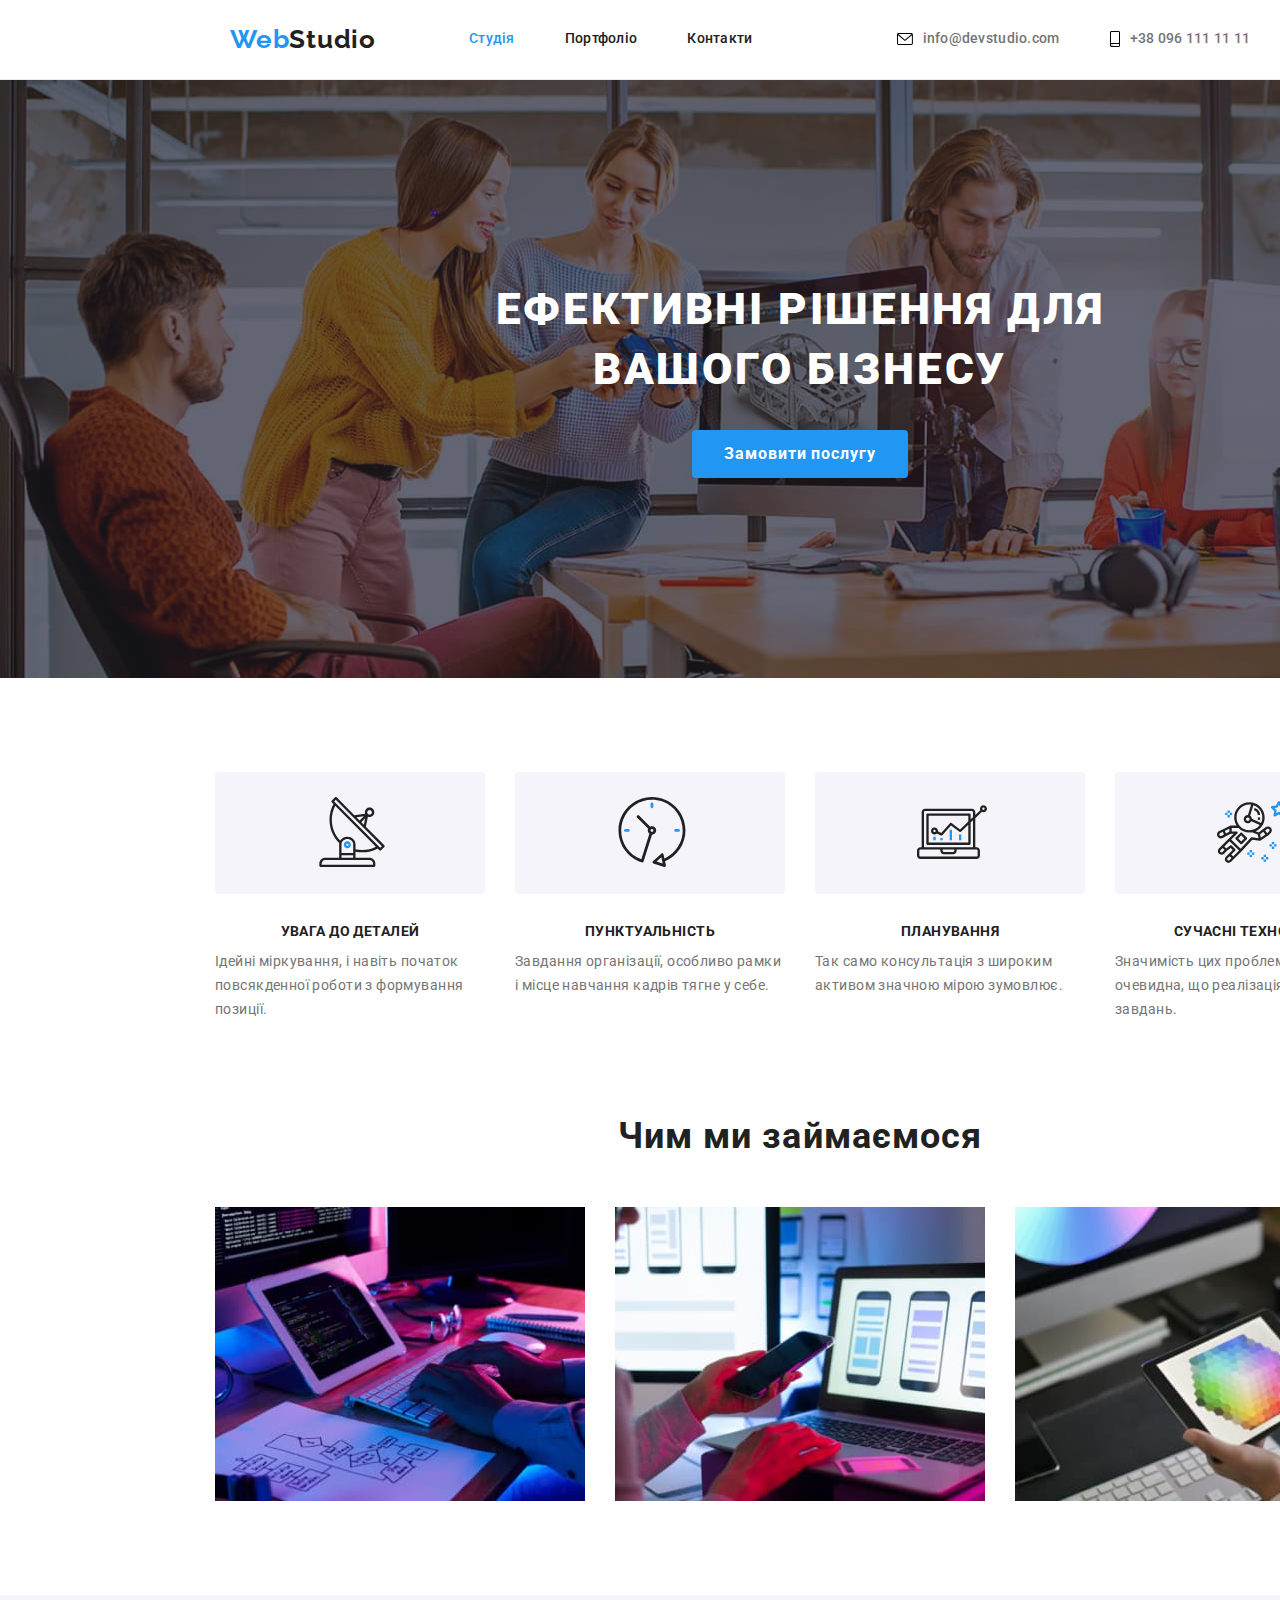
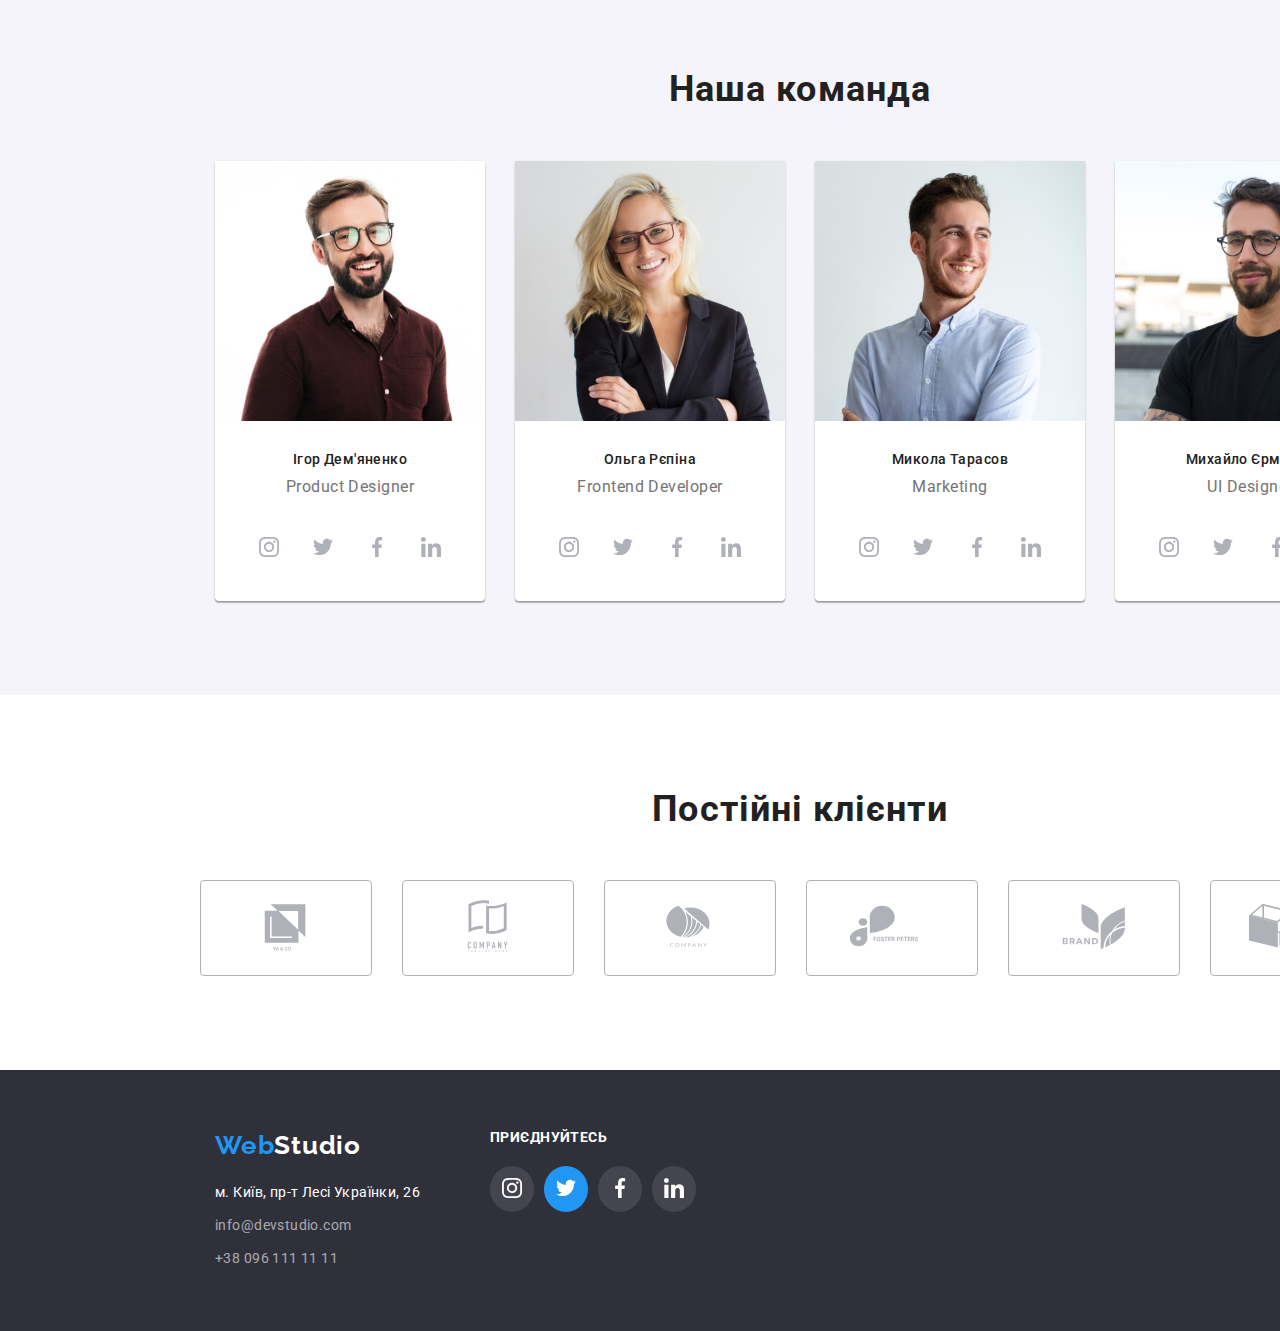
<file: index.html>
<!DOCTYPE html>
<html lang="uk">
  <head>
    <meta charset="UTF-8" />
    <meta http-equiv="X-UA-Compatible" content="IE=edge" />
    <meta name="viewport" content="width=device-width, initial-scale=1.0" />
    <title>WebStudio</title>
    <link rel="preconnect" href="https://fonts.googleapis.com" />
    <link rel="preconnect" href="https://fonts.gstatic.com" crossorigin />
    <link
      href="https://fonts.googleapis.com/css2?family=Raleway:wght@700&family=Roboto:wght@400;500;700;900&display=swap"
      rel="stylesheet"
    />
    <link
      rel="stylesheet"
      href="https://cdnjs.cloudflare.com/ajax/libs/modern-normalize/1.1.0/modern-normalize.min.css"
    />
    <link rel="stylesheet" href="css/style.css" />
  </head>
  <body>
    <header>
      <div class="header-inner container">
        <a
          class="logo"
          href="https://sergeydichko.github.io/goit-markup-hw-04./index.html"
          ><span>Web</span>Studio</a
        >
        <nav>
          <ul class="menu">
            <li>
              <a
                class="stydia"
                href="https://sergeydichko.github.io/goit-markup-hw-04./index.html"
                >Студія</a
              >
            </li>
            <li>
              <a
                href="https://sergeydichko.github.io/goit-markup-hw-04./portfolio.html"
                >Портфоліо</a
              >
            </li>
            <li><a href="#">Контакти</a></li>
          </ul>
        </nav>
        <ul class="contacts">
          <li>
            <a href="mailto:info@devstudio.com">
              <svg width="16" height="12">
                <use href="./images/symbol-defs.svg#icon-mail"></use>
              </svg>
              info@devstudio.com</a
            >
          </li>
          <li>
            <a href="tel:+380961111111">
              <svg width="10" height="16">
                <use href="./images/symbol-defs.svg#icon-smartphone"></use>
              </svg>
              +38 096 111 11 11</a
            >
          </li>
        </ul>
      </div>
    </header>
    <main>
      <section class="title">
        <div class="title-inner">
          <h1>Ефективні рішення для<br />вашого бізнесу</h1>
          <button>Замовити послугу</button>
        </div>
      </section>
      <section>
        <div class="container">
          <ul class="columns">
            <li class="columns-column">
              <div class="dekor">
                <svg width="70" height="70">
                  <use href="./images/symbol-defs.svg#icon-antenna"></use>
                </svg>
              </div>
              <h3 class="columns-column-title">УВАГА ДО ДЕТАЛЕЙ</h3>
              <p>
                Ідейні міркування, і навіть початок повсякденної роботи з
                формування позиції.
              </p>
            </li>
            <li class="columns-column">
              <div class="dekor">
                <svg width="70" height="70">
                  <use href="./images/symbol-defs.svg#icon-clock"></use>
                </svg>
              </div>
              <h3 class="columns-column-title">ПУНКТУАЛЬНІСТЬ</h3>
              <p>
                Завдання організації, особливо рамки і місце навчання кадрів
                тягне у себе.
              </p>
            </li>
            <li class="columns-column">
              <div class="dekor">
                <svg width="70" height="70">
                  <use href="./images/symbol-defs.svg#icon-diagram"></use>
                </svg>
              </div>
              <h3 class="columns-column-title">ПЛАНУВАННЯ</h3>
              <p>
                Так само консультація з широким активом значною мірою зумовлює.
              </p>
            </li>
            <li class="columns-column">
              <div class="dekor">
                <svg width="70" height="70">
                  <use href="./images/symbol-defs.svg#icon-astronaut"></use>
                </svg>
              </div>
              <h3 class="columns-column-title">СУЧАСНІ ТЕХНОЛОГІЇ</h3>
              <p>
                Значимість цих проблем настільки очевидна, що реалізація
                планових завдань.
              </p>
            </li>
          </ul>
        </div>
      </section>
      <section class="images">
        <div class="container">
          <h2>Чим ми займаємося</h2>
          <ul>
            <li>
              <img
                src="images/img.jpg"
                alt="крупным планом-изображение-программист-работающий-его-стол-офис"
                width="370"
              />
            </li>
            <li>
              <img
                src="images/img1.jpg"
                alt="веб-интерфейс-дизайнеры-разрабатывают-приложение-смартфоны-команда-создатели-работает-интерфейс-мобильные телефоны"
                width="370"
              />
            </li>
            <li>
              <img
                src="images/img2.jpg"
                alt="реативный-художник-веб-дизайн-с-рабочим-выбором-цвета-графическим-планшетом"
                width="370"
              />
            </li>
          </ul>
        </div>
      </section>
      <section class="team">
        <div class="container">
          <h2>Наша команда</h2>
          <ul class="cards">
            <li class="cards-card">
              <img src="images/img5.jpg" alt="Ігор Дем'яненко" width="270" />
              <div class="cards-card-wrap">
                <h3>Ігор Дем'яненко</h3>
                <p>Product Designer</p>
                <ul class="cards-contakt">
                  <a href="#">
                  <li class="cards-contakt-wrap">
                    <svg width="20" height="20">
                      <use href="./images/symbol-defs.svg#icon-instagram"></use>
                    </svg>
                  </li></a>
                  <a href="#">
                  <li class="cards-contakt-wrap">
                    <svg width="20" height="20">
                      <use href="./images/symbol-defs.svg#icon-twitter1"></use>
                    </svg>
                  </li></a>
                   <a href="#">
                  <li class="cards-contakt-wrap">
                    <svg width="20" height="20">
                      <use href="./images/symbol-defs.svg#icon-facebook"></use>
                    </svg>
                  </li></a>
                  <a href="#">
                  <li class="cards-contakt-wrap">
                    <svg width="20" height="20">
                      <use href="./images/symbol-defs.svg#icon-in"></use>
                    </svg>
                  </li></a>
                </ul>
              </div>
            </li>
            <li class="cards-card">
              <img src="images/img4.jpg" alt="Ольга Рєпіна" width="270" />
              <div class="cards-card-wrap">
                <h3>Ольга Рєпіна</h3>
                <p>Frontend Developer</p>
                <ul class="cards-contakt">
                  <a href="#">
                  <li class="cards-contakt-wrap">
                    <svg width="20" height="20">
                      <use href="./images/symbol-defs.svg#icon-instagram"></use>
                    </svg>
                  </li></a>
                  <a href="#">
                  <li class="cards-contakt-wrap">
                    <svg width="20" height="20">
                      <use href="./images/symbol-defs.svg#icon-twitter1"></use>
                    </svg>
                  </li></a>
                   <a href="#">
                  <li class="cards-contakt-wrap">
                    <svg width="20" height="20">
                      <use href="./images/symbol-defs.svg#icon-facebook"></use>
                    </svg>
                  </li></a>
                  <a href="#">
                  <li class="cards-contakt-wrap">
                    <svg width="20" height="20">
                      <use href="./images/symbol-defs.svg#icon-in"></use>
                    </svg>
                  </li></a>
                </ul>
              </div>
            </li>
            <li class="cards-card">
              <img src="images/img3.jpg" alt="Микола Тарасов" width="270" />
              <div class="cards-card-wrap">
                <h3>Микола Тарасов</h3>
                <p>Marketing</p>
                <ul class="cards-contakt">
                  <a href="#">
                  <li class="cards-contakt-wrap">
                    <svg width="20" height="20">
                      <use href="./images/symbol-defs.svg#icon-instagram"></use>
                    </svg>
                  </li></a>
                  <a href="#">
                  <li class="cards-contakt-wrap">
                    <svg width="20" height="20">
                      <use href="./images/symbol-defs.svg#icon-twitter1"></use>
                    </svg>
                  </li></a>
                   <a href="#">
                  <li class="cards-contakt-wrap">
                    <svg width="20" height="20">
                      <use href="./images/symbol-defs.svg#icon-facebook"></use>
                    </svg>
                  </li></a>
                  <a href="#">
                  <li class="cards-contakt-wrap">
                    <svg width="20" height="20">
                      <use href="./images/symbol-defs.svg#icon-in"></use>
                    </svg>
                  </li></a>
                </ul>
              </div>
            </li>
            <li class="cards-card">
              <img src="images/img6.jpg" alt="Михайло Єрмаков" width="270" />
              <div class="cards-card-wrap">
                <h3>Михайло Єрмаков</h3>
                <p>UI Designer</p>
               <ul class="cards-contakt">
                  <a href="#">
                  <li class="cards-contakt-wrap">
                    <svg width="20" height="20">
                      <use href="./images/symbol-defs.svg#icon-instagram"></use>
                    </svg>
                  </li></a>
                  <a href="#">
                  <li class="cards-contakt-wrap">
                    <svg width="20" height="20">
                      <use href="./images/symbol-defs.svg#icon-twitter1"></use>
                    </svg>
                  </li></a>
                   <a href="#">
                  <li class="cards-contakt-wrap">
                    <svg width="20" height="20">
                      <use href="./images/symbol-defs.svg#icon-facebook"></use>
                    </svg>
                  </li></a>
                  <a href="#">
                  <li class="cards-contakt-wrap">
                    <svg width="20" height="20">
                      <use href="./images/symbol-defs.svg#icon-in"></use>
                    </svg>
                  </li></a>
                </ul>
              </div>
              </div>
            </li>
          </ul>
        </div>
      </section>
      <section>
        <div class="container clients">
          <h2>Постійні клієнти</h2>
          <ul>
            <a href="#">
          <li><svg width="106" height="60">
            <use href="./images/symbol-defs.svg#icon-Logo">
            </use>
          </svg></li></a>
           <a href="#">
          <li><svg width="106" height="60">
            <use href="./images/symbol-defs.svg#icon-Logo1">
            </use>
          </svg></li></a>
           <a href="#">
          <li><svg width="106" height="60">
            <use href="./images/symbol-defs.svg#icon-Logo2">
            </use>
          </svg></li></a>
           <a href="#">
          <li><svg width="106" height="60">
            <use href="./images/symbol-defs.svg#icon-Logo3">
            </use>
          </svg></li></a>
           <a href="#">
          <li><svg width="106" height="60">
            <use href="./images/symbol-defs.svg#icon-Logo4">
            </use>
          </svg></li></a>
           <a href="#">
          <li><svg width="106" height="60">
            <use href="./images/symbol-defs.svg#icon-Logo5">
            </use>
          </svg></li></a>
          </ul>
        </div>
      </section>
    </main>
    <footer>
      <div class="container footer-container">
        <div class="footer-contakt">
        <a
          class="footer-logo"
          href="https://sergeydichko.github.io/goit-markup-hw-04./index.html"
          ><span>Web</span>Studio</a
        >
        <address>
          <ul>
            <li>
              <a
                href="https://www.google.com/maps/place/%D0%B1%D1%83%D0%BB.+%D0%9B%D0%B5%D1%81%D0%B8+%D0%A3%D0%BA%D1%80%D0%B0%D0%B8%D0%BD%D0%BA%D0%B8,+26,+%D0%9A%D0%B8%D0%B5%D0%B2,+02000/@50.4265807,30.5383858,17z/data=!3m1!4b1!4m5!3m4!1s0x40d4cf0e033ecbe9:0x57a4dffefec77da0!8m2!3d50.4265807!4d30.5383858"
                target="_blank"
                rel="noreferrer noopener"
                >м. Київ, пр-т Лесі Українки, 26</a
              >
            </li>
            <li><a href="mailto:info@devstudio.com">info@devstudio.com</a></li>
            <li><a href="tel:+380961111111">+38 096 111 11 11</a></li>
          </ul>
        </address>
        </div>
        <div class="networks">
          <p>приєднуйтесь</p>
          <ul class="footer-cards-contakt-wrap">
             <a href="#">
          <li class="cards-contakt-wrap">

          <svg width="20" height="20">
                      <use href="./images/symbol-defs.svg#icon-instagram"></use>
                    </svg>
                  </li></a>
                   <a href="#">
                  <li class="cards-contakt-wrap twitter">
                    <svg width="20" height="20">
                      <use href="./images/symbol-defs.svg#icon-twitter1"></use>
                    </svg>
                  </li></a>
                   <a href="#">
                  <li class="cards-contakt-wrap">
                    <svg width="20" height="20">
                      <use href="./images/symbol-defs.svg#icon-facebook"></use>
                    </svg>
                  </li></a>
                   <a href="#">
                  <li class="cards-contakt-wrap">
                    <svg width="20" height="20">
                      <use href="./images/symbol-defs.svg#icon-in"></use>
                    </svg>
                  </li>
                  </a>
         </ul>
          </div>
      </div>
    </footer>
  </body>
</html>
</file>
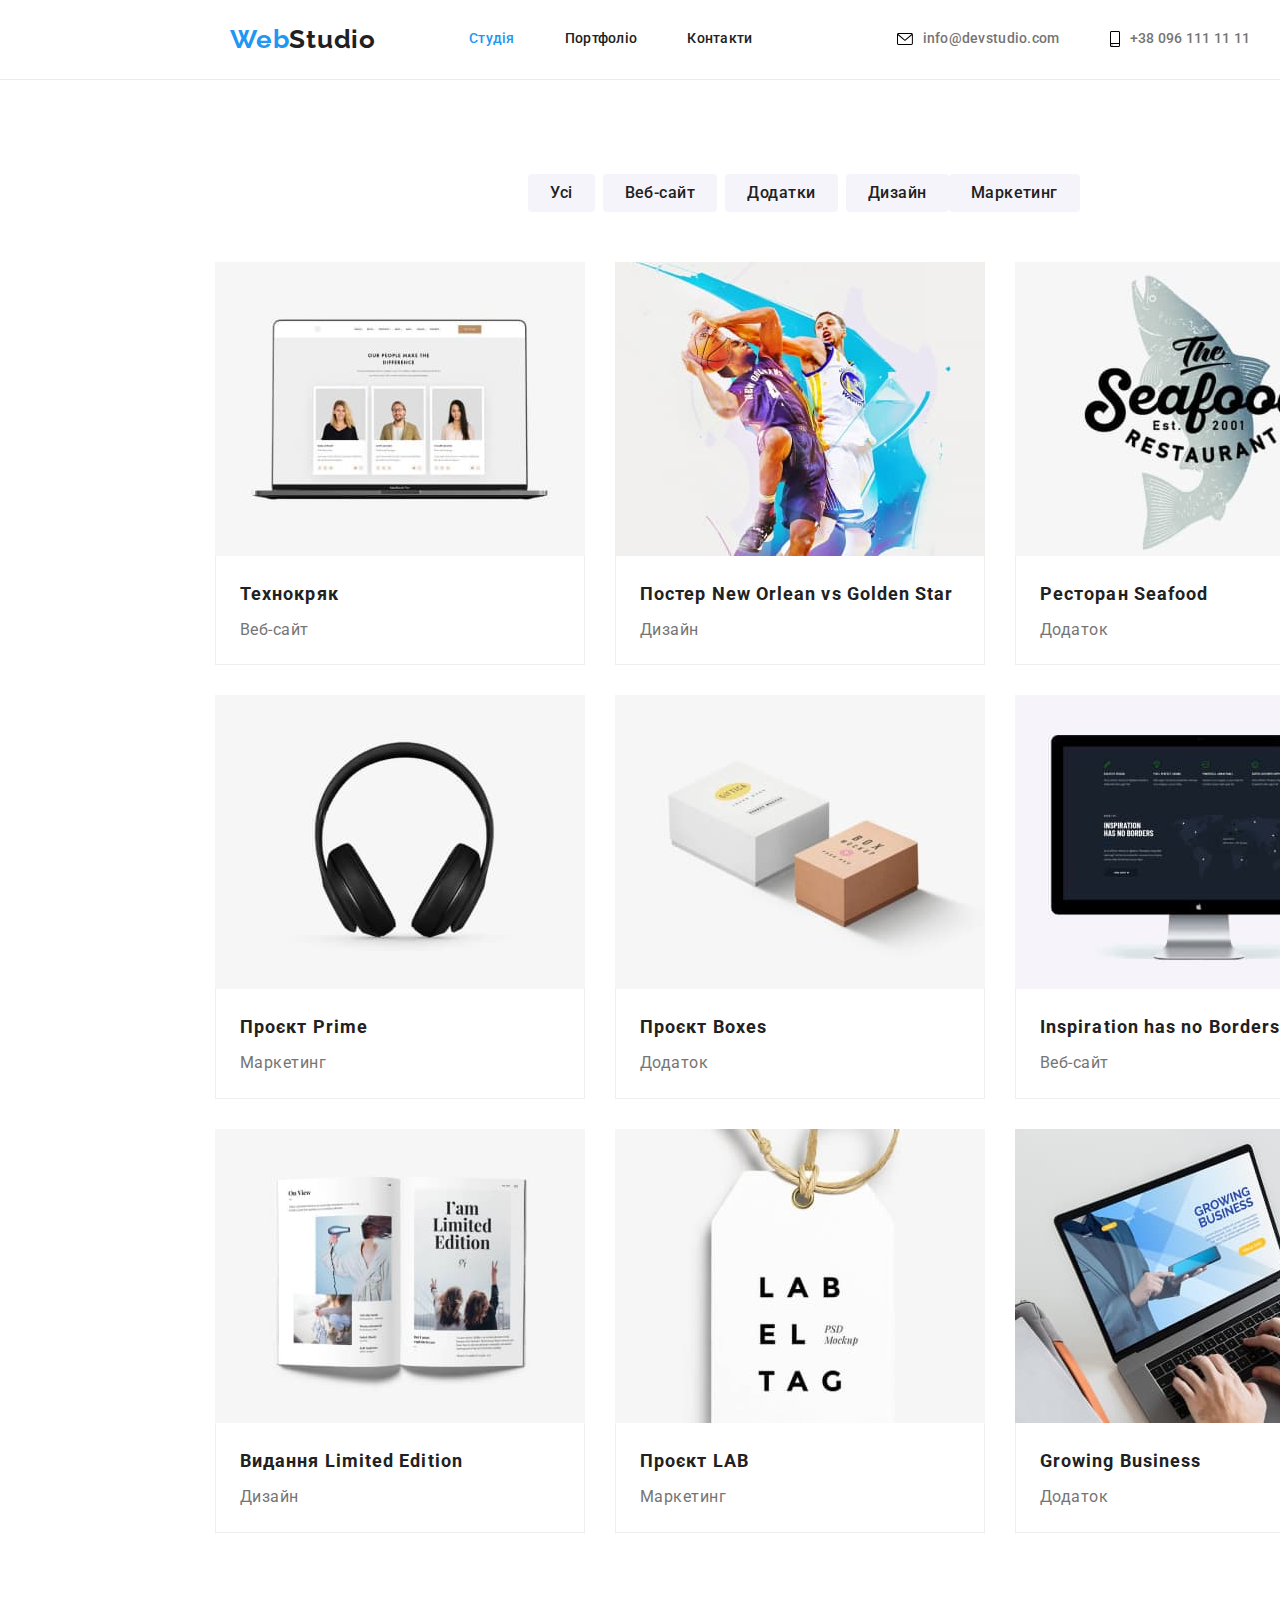
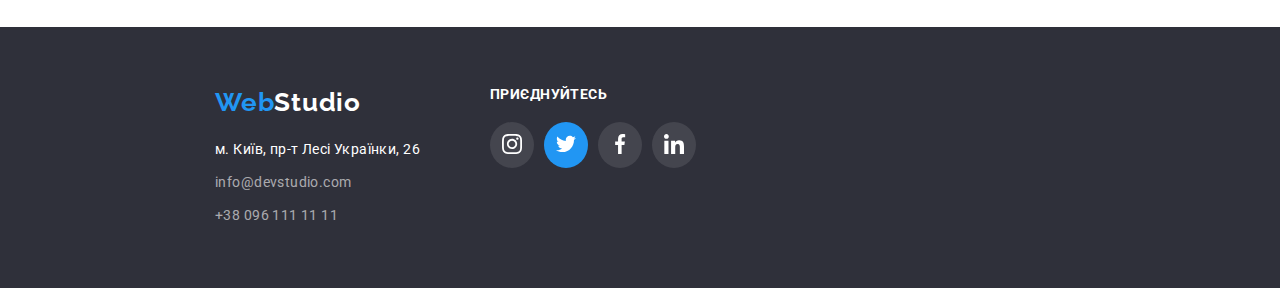
<file: portfolio.html>
<!DOCTYPE html>
<html lang="uk">
  <head>
    <meta charset="UTF-8" />
    <meta http-equiv="X-UA-Compatible" content="IE=edge" />
    <meta name="viewport" content="width=device-width, initial-scale=1.0" />
    <title>Портфоліо</title>
    <link rel="preconnect" href="https://fonts.googleapis.com" />
    <link rel="preconnect" href="https://fonts.gstatic.com" crossorigin />
    <link
      href="https://fonts.googleapis.com/css2?family=Raleway:wght@700&family=Roboto:wght@400;500;700;900&display=swap"
      rel="stylesheet"
    />
    <link
      rel="stylesheet"
      href="https://cdnjs.cloudflare.com/ajax/libs/modern-normalize/1.1.0/modern-normalize.min.css"
    />
    <link rel="stylesheet" href="css/style.css" />
  </head>
  <body>
    <header>
      <div class="header-inner container">
        <a
          class="logo"
          href="https://sergeydichko.github.io/goit-markup-hw-04./index.html"
          ><span>Web</span>Studio</a
        >
        <nav>
          <ul class="menu">
            <li>
              <a
                class="stydia"
                href="https://sergeydichko.github.io/goit-markup-hw-04./index.html"
                >Студія</a
              >
            </li>
            <li>
              <a
                href="https://sergeydichko.github.io/goit-markup-hw-04./portfolio.html"
                >Портфоліо</a
              >
            </li>
            <li><a href="#">Контакти</a></li>
          </ul>
        </nav>
        <ul class="contacts">
          <li>
            <a href="mailto:info@devstudio.com">
              <svg width="16" height="12">
                <use href="./images/symbol-defs.svg#icon-mail"></use>
              </svg>
              info@devstudio.com</a
            >
          </li>
          <li>
            <a href="tel:+380961111111">
              <svg width="10" height="16">
                <use href="./images/symbol-defs.svg#icon-smartphone"></use>
              </svg>
              +38 096 111 11 11</a
            >
          </li>
        </ul>
      </div>
    </header>
    <main>
      <section>
        <div class="all-container container">
          <ul class="buttons">
            <li><button>Усі</button></li>
            <li><button>Веб-сайт</button></li>
            <li><button>Додатки</button></li>
            <li><button>Дизайн</button></li>
            <li><button>Маркетинг</button></li>
          </ul>
          <ul class="all">
            <li class="all-cards">
              <a href="#">
                <img src="images/7.jpg" alt="Ноутбук" width="370" />
                <div class="all-cards-wrap">
                  <h2>Технокряк</h2>
                  <p>Веб-сайт</p>
                </div>
              </a>
            </li>
            <li class="all-cards">
              <a href="#">
                <img src="images/8.jpg" alt="Баскетбол" width="370" />
                <div class="all-cards-wrap">
                  <h2>Постер New Orlean vs Golden Star</h2>
                  <p>Дизайн</p>
                </div></a
              >
            </li>
            <li class="all-cards">
              <a href="#">
                <img src="images/9.jpg" alt="Логотип ресторану" width="370" />
                <div class="all-cards-wrap">
                  <h2>Ресторан Seafood</h2>
                  <p>Додаток</p>
                </div></a
              >
            </li>
            <li class="all-cards">
              <a href="#">
                <img src="images/10.jpg" alt="Навушники" width="370" />
                <div class="all-cards-wrap">
                  <h2>Проєкт Prime</h2>
                  <p>Маркетинг</p>
                </div></a
              >
            </li>
            <li class="all-cards">
              <a href="#">
                <img src="images/11.jpg" alt="Дві коробки" width="370" />
                <div class="all-cards-wrap">
                  <h2>Проєкт Boxes</h2>
                  <p>Додаток</p>
                </div></a
              >
            </li>
            <li class="all-cards">
              <a href="#">
                <img src="images/15.jpg" alt="Монітор" width="370" />
                <div class="all-cards-wrap">
                  <h2>Inspiration has no Borders</h2>
                  <p>Веб-сайт</p>
                </div></a
              >
            </li>
            <li class="all-cards">
              <a href="#">
                <img src="images/12.jpg" alt="Книжка" width="370" />
                <div class="all-cards-wrap">
                  <h2>Видання Limited Edition</h2>
                  <p>Дизайн</p>
                </div></a
              >
            </li>
            <li class="all-cards">
              <a href="#">
                <img src="images/13.jpg" alt="Етикетка" width="370" />
                <div class="all-cards-wrap">
                  <h2>Проєкт LAB</h2>
                  <p>Маркетинг</p>
                </div></a
              >
            </li>
            <li class="all-cards">
              <a href="#">
                <img src="images/14.jpg" alt="Ноутбук" width="370" />
                <div class="all-cards-wrap">
                  <h2>Growing Business</h2>
                  <p>Додаток</p>
                </div></a
              >
            </li>
          </ul>
        </div>
      </section>
    </main>
    <footer>
      <div class="container footer-container">
        <div class="footer-contakt">
          <a
            class="footer-logo"
            href="https://sergeydichko.github.io/goit-markup-hw-04./index.html"
            ><span>Web</span>Studio</a
          >
          <address>
            <ul>
              <li>
                <a
                  href="https://www.google.com/maps/place/%D0%B1%D1%83%D0%BB.+%D0%9B%D0%B5%D1%81%D0%B8+%D0%A3%D0%BA%D1%80%D0%B0%D0%B8%D0%BD%D0%BA%D0%B8,+26,+%D0%9A%D0%B8%D0%B5%D0%B2,+02000/@50.4265807,30.5383858,17z/data=!3m1!4b1!4m5!3m4!1s0x40d4cf0e033ecbe9:0x57a4dffefec77da0!8m2!3d50.4265807!4d30.5383858"
                  target="_blank"
                  rel="noreferrer noopener"
                  >м. Київ, пр-т Лесі Українки, 26</a
                >
              </li>
              <li>
                <a href="mailto:info@devstudio.com">info@devstudio.com</a>
              </li>
              <li><a href="tel:+380961111111">+38 096 111 11 11</a></li>
            </ul>
          </address>
        </div>
        <div class="networks">
          <p>приєднуйтесь</p>
          <ul class="footer-cards-contakt-wrap">
            <a href="#">
              <li class="cards-contakt-wrap">
                <svg width="20" height="20">
                  <use href="./images/symbol-defs.svg#icon-instagram"></use>
                </svg></li
            ></a>
            <a href="#">
              <li class="cards-contakt-wrap twitter">
                <svg width="20" height="20">
                  <use href="./images/symbol-defs.svg#icon-twitter1"></use>
                </svg></li
            ></a>
            <a href="#">
              <li class="cards-contakt-wrap">
                <svg width="20" height="20">
                  <use href="./images/symbol-defs.svg#icon-facebook"></use>
                </svg></li
            ></a>
            <a href="#">
              <li class="cards-contakt-wrap">
                <svg width="20" height="20">
                  <use href="./images/symbol-defs.svg#icon-in"></use>
                </svg>
              </li>
            </a>
          </ul>
        </div>
      </div>
    </footer>
  </body>
</html>
</file>
<file: css/style.css>
* {
    padding: 0;
    margin: 0;
    border: 0;
}
*,
*:before,
*:after {
    -moz-box-sizing: border-box;
    -webkit-box-sizing: border-box;
    box-sizing: border-box;
}
:focus,
:active {
    outline: none;
}
a:focus,
a:active {
    outline: none;
}
nav,
footer,
header,
aside {
    display: block;
}
html,
body {
    height: 100%;
    width: 100%;
    font-size: 100%;
    line-height: 1;
    font-size: 14px;
    -ms-text-size-adjust: 100%;
    -moz-text-size-adjust: 100%;
    -webkit-text-size-adjust: 100%;
}
input,
button,
textarea {
    font-family: inherit;
}
input::-ms-clear {
    display: none;
}
button {
    cursor: pointer;
}
button::-moz-focus-inner {
    padding: 0;
    border: 0;
}
a,
a:visited {
    text-decoration: none;
}
a:hover {
    text-decoration: none;
}
ul li {
    list-style: none;
}
img {
    vertical-align: top;
}
h1,
h2,
h3,
h4,
h5,
h6 {
    font-size: inherit;
    font-weight: 400;
}
/*---------Обнулення-----------*/
:root {
    --brand-color: #2196F3;
    --fon-color: #2F303A;
    --font-color: #fff;
    --p-color: #757575;
}

/*--------Змінні---------*/
a {
    text-decoration: none;
    color: #212121;
}
ul {
    display: inline-flex;
}
body{
    margin: 0 auto;
    font-family: 'Roboto', sans-serif;
    color: #212121; 
}
.container{
    width: 1200px;
    margin: 0 auto;
    padding: 0 15px;
}
header{
   padding: 24px 215px;
}
.header-inner{
    display: flex;
    align-items: center;
    font-weight: 500;
    font-size: 14px;
    line-height: 1.14;
    letter-spacing: 0.02em;
}
.logo{
    font-family: 'Raleway';
    font-weight: 700;
    font-size: 26px;
    line-height: 1.19;
    letter-spacing: 0.03em;
}
span{
    color: var(--brand-color);
}
.menu li:first-child{
    margin-left: 93px;
}
.menu a:hover {
    color: var(--brand-color);
}
.menu a:focus {
    color: var(--brand-color);
}
.stydia {
    color: var(--brand-color);
}
.portfolio {
    color: var(--brand-color);
}
header li{
margin-left: 50px;
}
.contacts li a{
   display: flex;
  gap: 10px;
  align-items: center;
}
.contacts li:first-child{
    margin-left: 144px; 
}
.contacts a{
    color: var(--p-color); 
}
.contacts a:hover {
    color: var(--brand-color);
}
.contacts a:focus {
    color: var(--brand-color);
}
.title {
    min-width: 1600px;
    background-image: linear-gradient(rgba(47, 48, 58, 0.4),rgba(47, 48, 58, 0.4)), url(../images/img16.jpg);
    background-repeat: no-repeat;
    background-position: center;
}
.title-inner{
   padding: 200px;
    text-align: center;
}
h1{
    font-weight: 900;
    font-size: 44px;
    line-height: 1.36;
    text-align: center;
    letter-spacing: 0.06em;
    text-transform: uppercase;
    margin: 0;
    color: var(--font-color);
    margin-bottom: 30px;
}
.title-inner button{
    background-color:var(--brand-color);
    color: var(--font-color);
    padding: 10px 32px;
    font-family: 'Roboto';
    font-weight: 700;
    font-size: 16px;
    line-height: 1.8;
    text-align: center;
    letter-spacing: 0.06em;
    cursor:pointer;
}
.columns {
    padding-top: 94px;
    margin-bottom: 94px;
}
.columns-column {
    vertical-align: top;
    width: 270px;
}
.dekor{
    padding: 25px 102px;
    margin-bottom: 30px;
    background-color: #F5F4FA;
    border-radius: 4px;
}
main li{
    margin-right: 30px;
}
main li:last-child{
    margin: 0;
}
.columns-column-title{
    font-weight: 700;
    font-size: 14px;
    line-height: 1.14;
    letter-spacing: 0.03em;
    text-transform: uppercase;
    
}
p{
    color: var(--p-color);
    font-size: 14px;
    line-height: 1.7;
    letter-spacing: 0.03em;
}
.images {
    padding-bottom:  94px;
}
h2{
    font-weight: 700;
    font-size: 36px;
    line-height: 1.16;
    text-align: center;
    letter-spacing: 0.03em;
    margin-bottom: 50px;
}
.team {
    min-width: 1600px;
    padding: 74px 0 94px 0px;
    background-color: #F5F4FA;
    box-sizing: border-box;
}
.cards-card {
    background-color: var(--font-color);
    text-align: center;
    box-shadow: 0px 1px 3px rgba(0, 0, 0, 0.12), 0px 1px 1px rgba(0, 0, 0, 0.14), 0px 2px 1px rgba(0, 0, 0, 0.2);
    border-radius: 0px 0px 4px 4px;
}
.cards-card p {
    font-size: 16px;
    line-height: 1.18;
    text-align: center;
    letter-spacing: 0.03em;
}
.cards-card-wrap{
    padding: 30px 0;
}
.cards-contakt{
    display: flex;
    gap: 10px;
    margin-top: 28px;

    justify-content: center;
}
.cards-contakt a{
        fill:#AFB1B8
}
.cards-contakt-wrap svg{
color: currentColor;
}
.cards-contakt-wrap{
padding: 12px;
border-radius: 50%;
margin-right: 0;
}
.cards-contakt-wrap:hover{
    background-color: #2196F3;
}
.cards-contakt-wrap:hover {
fill: #fff;
}
h3{
    font-weight: 500;
    font-size: 14px;
    line-height: 1.18;
    text-align: center;
    letter-spacing: 0.03em;
    margin-bottom: 10px;
}
.clients{
    padding: 94px 0;
}
.clients li{
    padding: 16px 32px;
    border: 1px solid #AFB1B8;
        border-radius: 4px;
}
.clients a{
margin-right: 30px;
fill: #AFB1B8;
}
.clients svg{
    color:currentColor;
}
.clients a:last-child {
    margin-right: 0;
}
.clients li:hover{
    border-color: #2196F3;
    fill: #2196F3; 
}
footer{
    min-width: 1600px;
    background-color: var(--fon-color);
    padding: 60px 0;
  

}
.footer-logo{
    font-family: 'Raleway';
    font-weight: 700;
    font-size: 26px;
    line-height: 1.19;
    letter-spacing: 0.03em;
    color: var(--font-color);
    margin-bottom: 20px;
    display: block;
}
address{
    font-style: normal;
}
footer ul{
    display: block;
}
footer li{
    line-height: 1.5;
    margin-bottom: 9px;
}
footer li:last-child{
    margin-bottom: 0;
}
a[href="https://www.google.com/maps/place/%D0%B1%D1%83%D0%BB.+%D0%9B%D0%B5%D1%81%D0%B8+%D0%A3%D0%BA%D1%80%D0%B0%D0%B8%D0%BD%D0%BA%D0%B8,+26,+%D0%9A%D0%B8%D0%B5%D0%B2,+02000/@50.4265807,30.5383858,17z/data=!3m1!4b1!4m5!3m4!1s0x40d4cf0e033ecbe9:0x57a4dffefec77da0!8m2!3d50.4265807!4d30.5383858"]
{
    color: var(--font-color);
    font-size: 14px;
    line-height: 1.71;
    letter-spacing: 0.03em;
}
footer a[href="mailto:info@devstudio.com"]{
    color: #FFFFFF99;
    font-size: 14px;
    line-height: 1.71;
    letter-spacing: 0.03em;
}
footer a[href="tel:+380961111111"]{
    color: #FFFFFF99;
    font-size: 14px;
    line-height: 1.71;
    letter-spacing: 0.03em;
}
.footer-container {
            display: flex;
        }
    
 .footer-cards-contakt-wrap {
            display: flex;
            gap: 10px;
        }
    
        .footer-contakt {
            margin-right: 70px;
        }
    
        .networks p {
            margin-bottom: 20px;
            font-weight: 700;
            font-size: 14px;
            line-height: 1.1;
            letter-spacing: 0.03em;
            text-transform: uppercase;
            color: #FFFFFF;
        }
    
        footer .cards-contakt-wrap {
            background-color: rgba(255, 255, 255, 0.1);
            fill: #fff;
            line-height: 1;
            margin-bottom: 0;
        }
    
        footer .twitter {
            background-color: #2196F3;
        }

/* -------Портфоліо------------ */
main{
    border-top: 1px solid #ECECEC;
}
.all-container{
    text-align: center;
}
.buttons{
    margin: 94px auto 50px;
}
button{
    padding: 6px 22px;
    background-color: #F5F4FA;
    font-family: 'Roboto';
    border-radius: 4px;
    border: none;
    color: #212121;
    font-weight: 500;
    font-size: 16px;
    line-height: 1.6;
    letter-spacing: 0.03em;
    cursor: pointer;
}
.buttons li{
    margin-left: 8px;
    margin-right: 0;
}
button:hover{
    background-color: var(--brand-color);
    color: var(--font-color);
}
button:focus {
    background-color: var(--brand-color);
    color: var(--font-color);
}
.all{
    margin: 0 auto 94px;
    flex-wrap: wrap;
    gap: 30px;
}
.all-cards{
    margin: 0;
}
.all-cards-wrap{
    padding: 20px 24px;
    border: 1px solid #EEEEEE;
    border-top: none;
}
.all-cards p{
    font-size: 16px;
    line-height: 1.8;
    text-align: start;
}
.all-cards h2{

    font-weight: 700;
    font-size: 18px;
    line-height: 2;
    letter-spacing: 0.06em;
    text-align: start;
    margin-bottom:4px;
}
section{
    min-width: 1600px;
}
</file>
